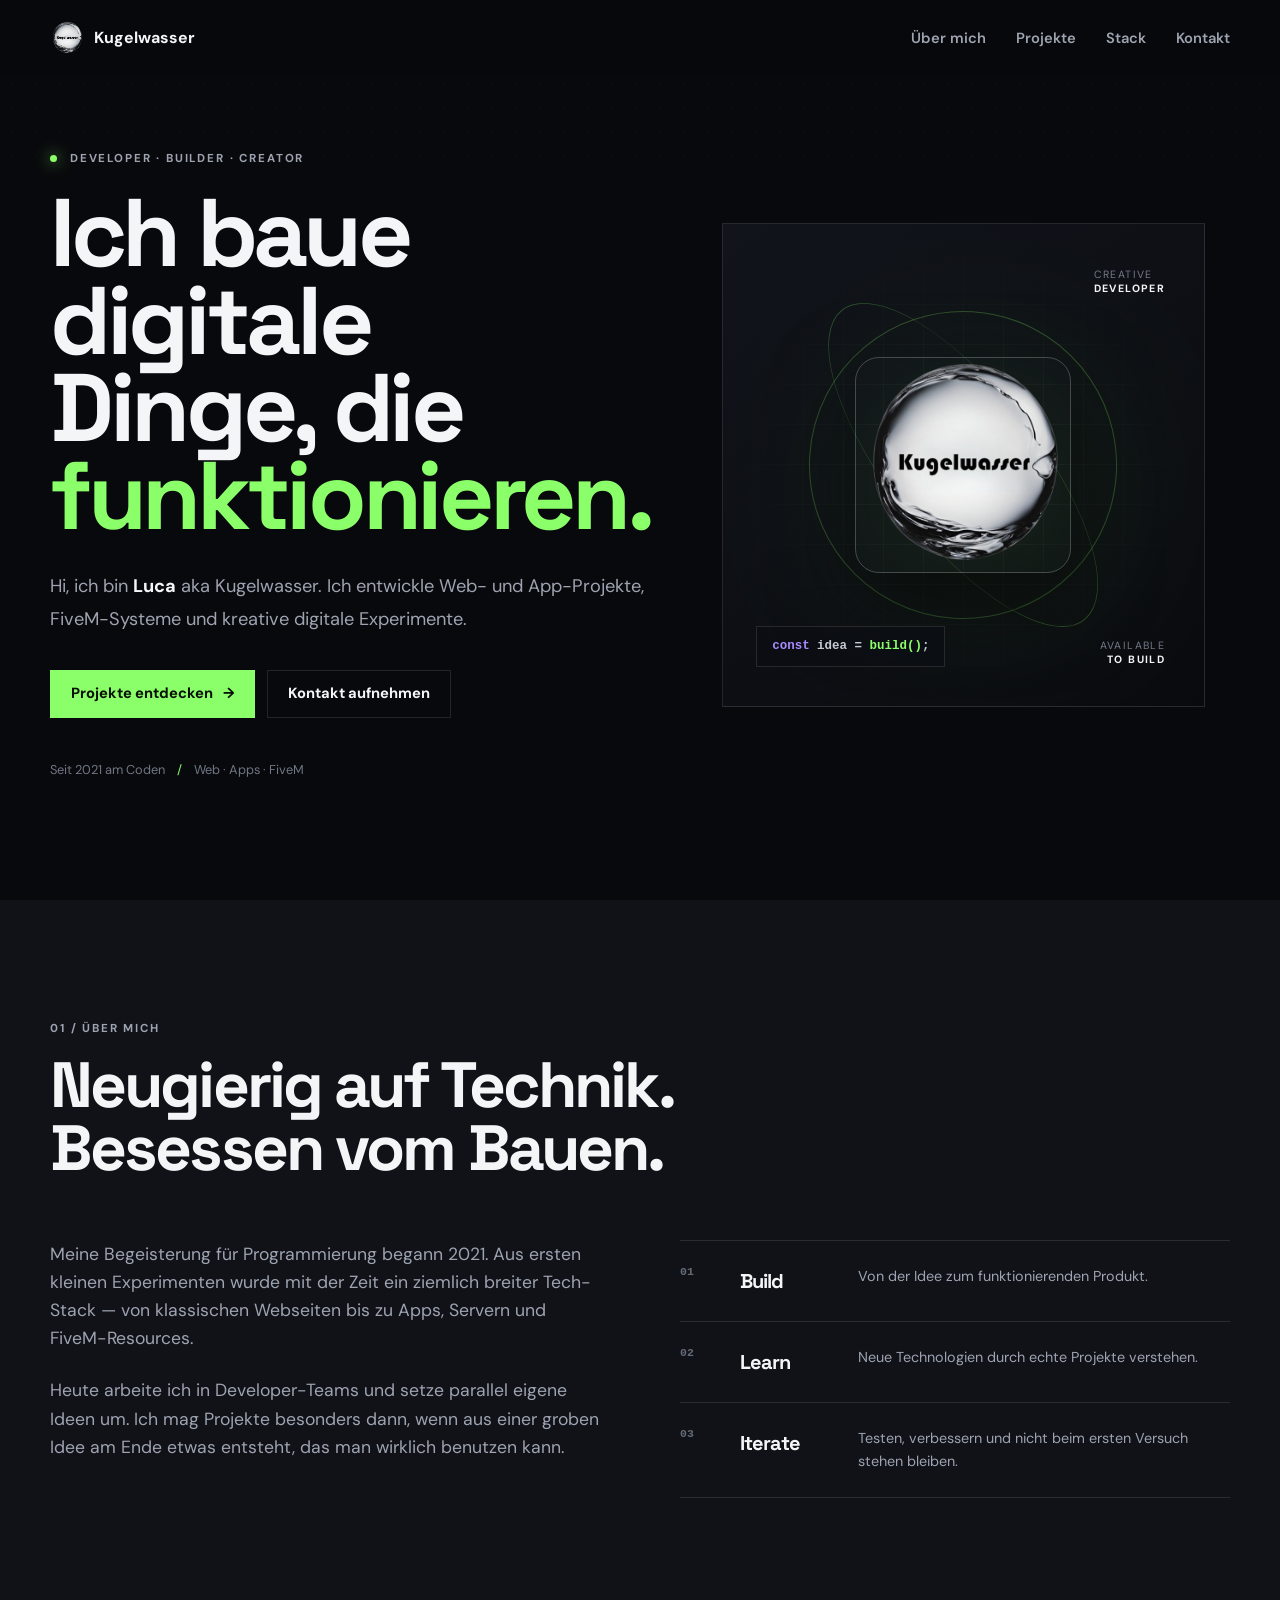
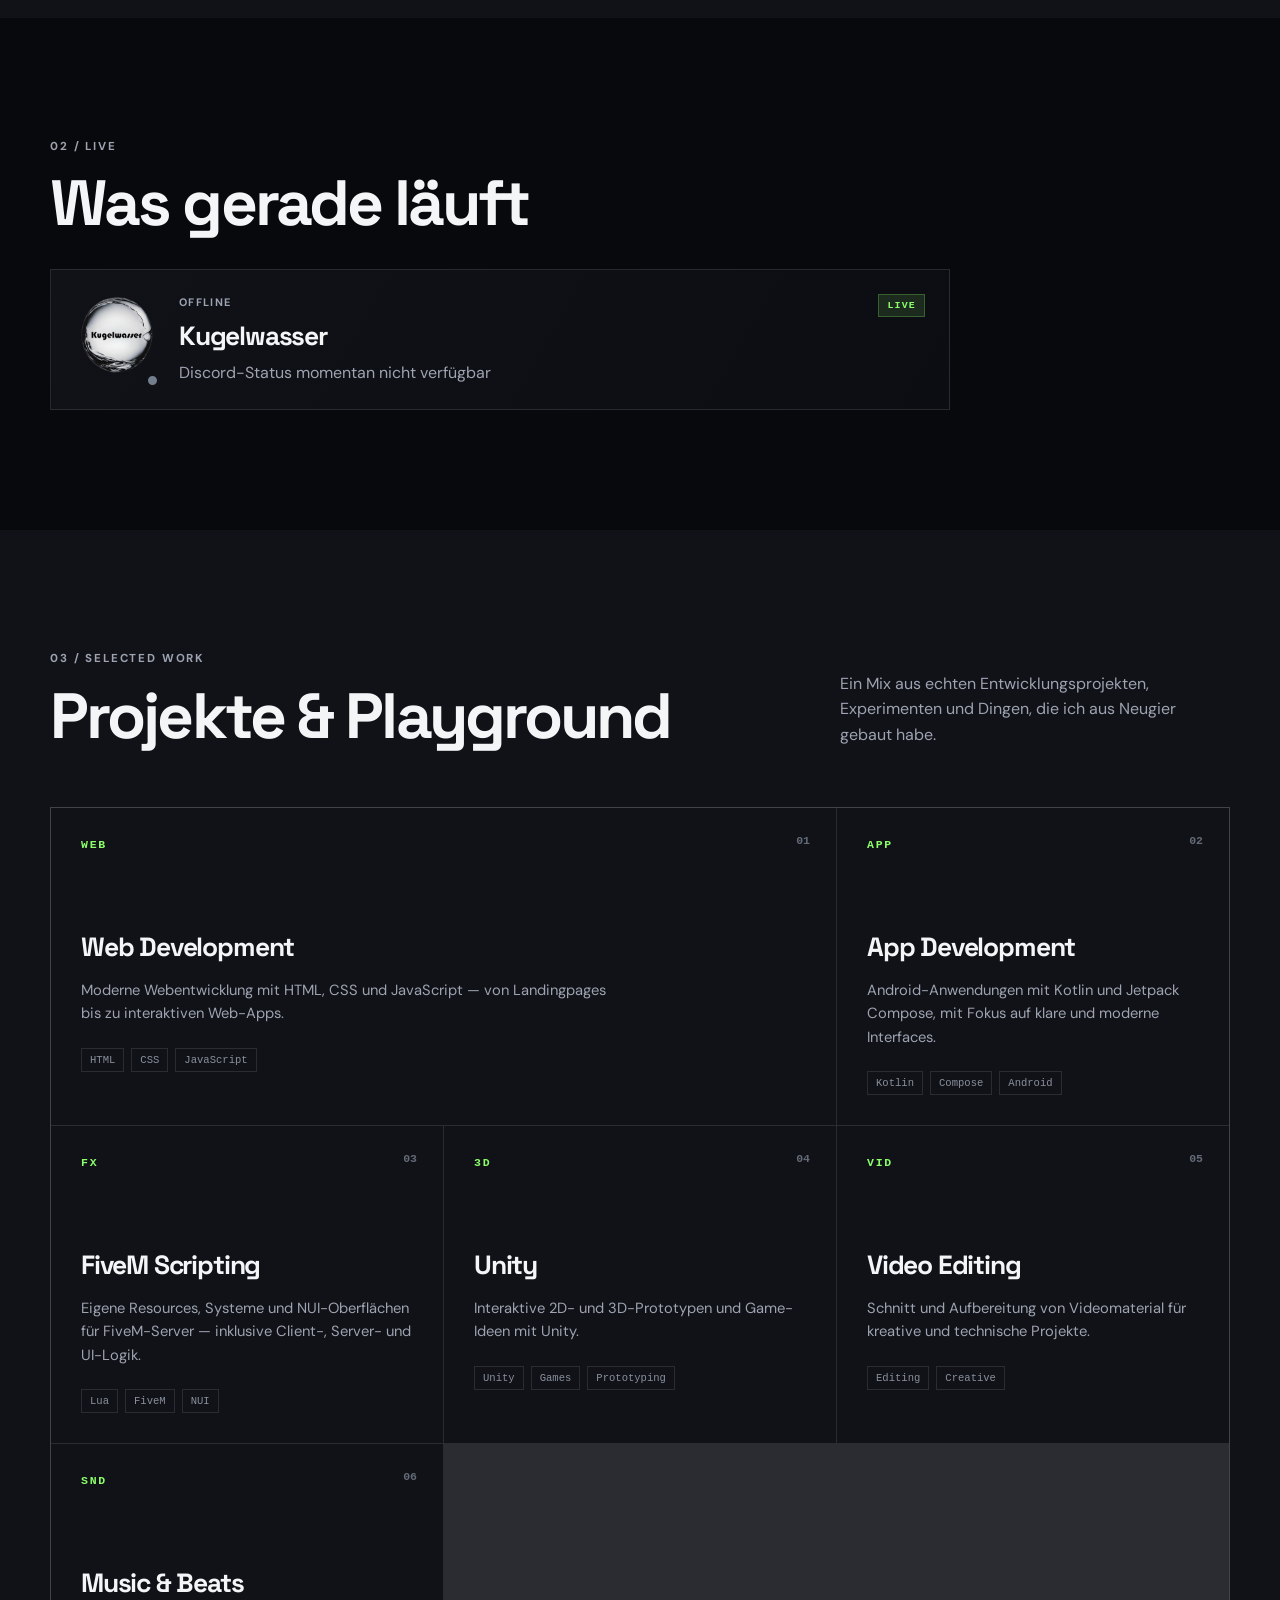
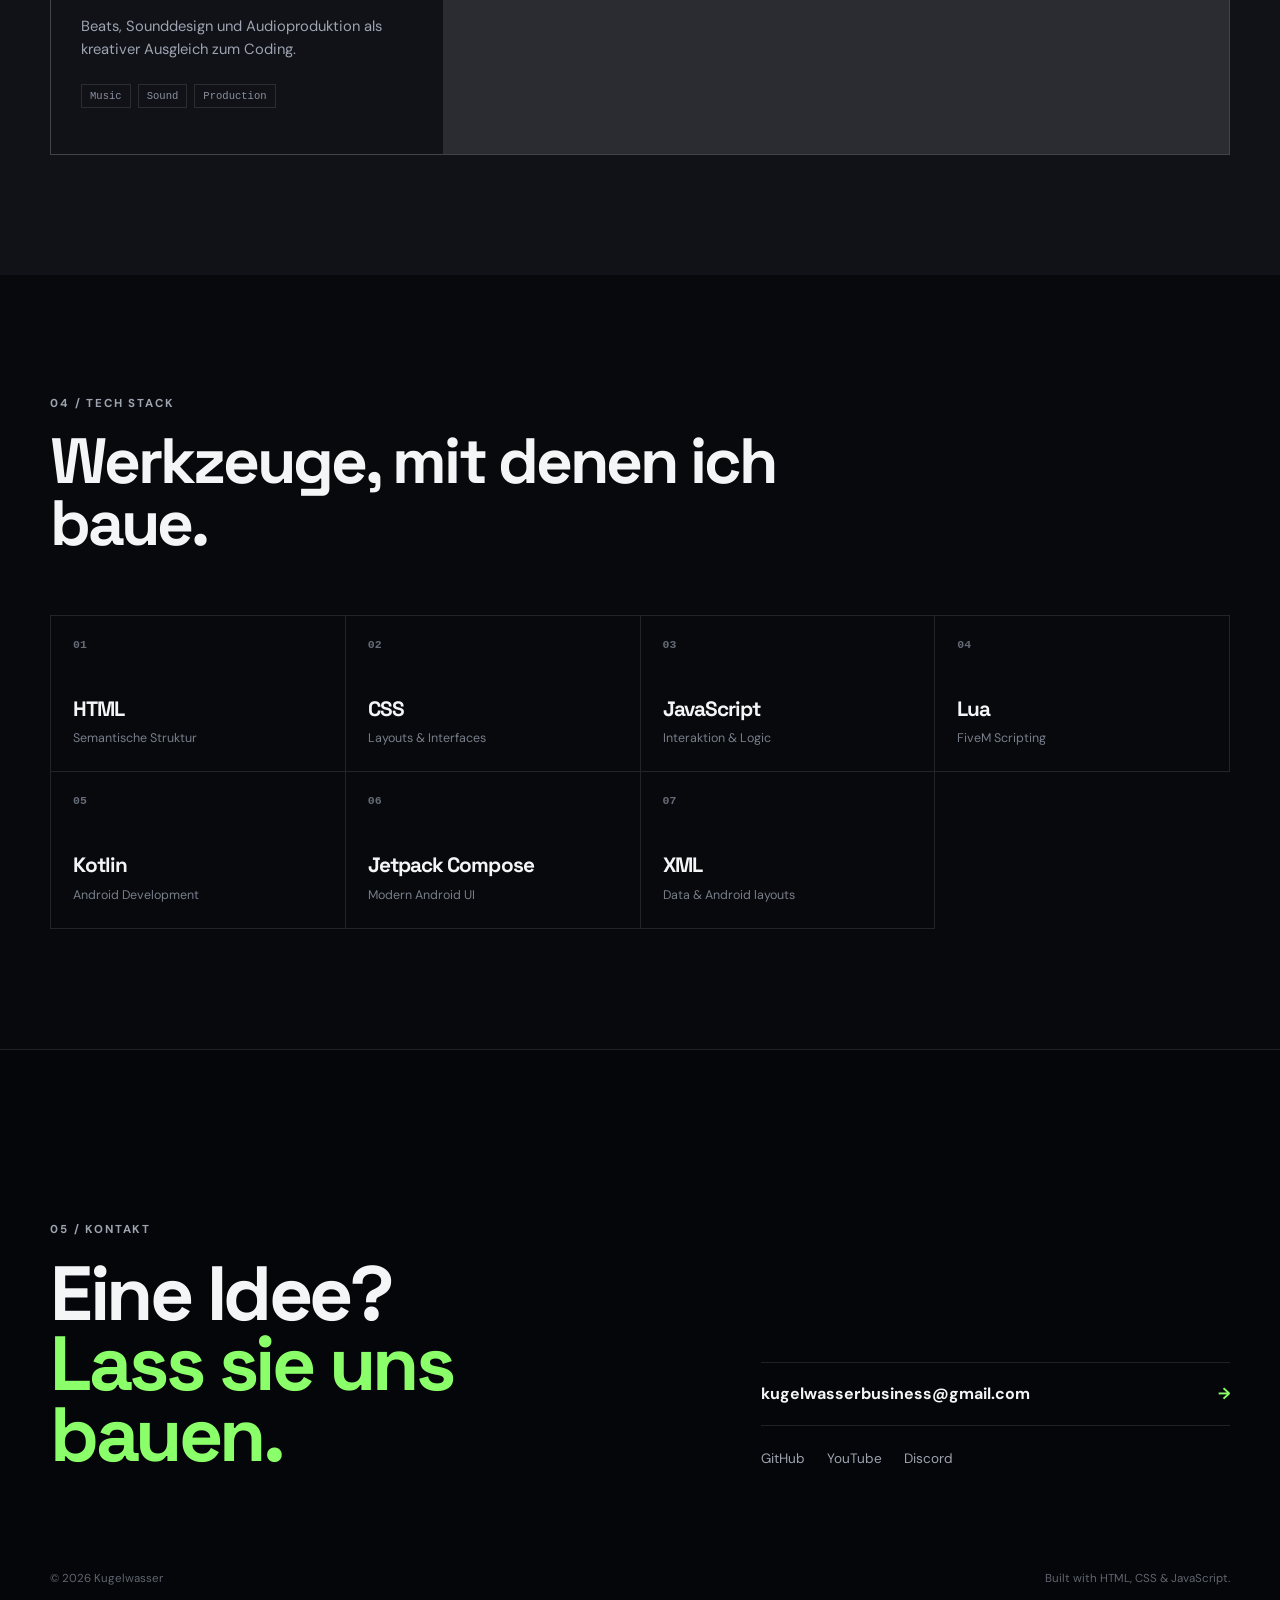
<file: index.html>
<!DOCTYPE html>
<html lang="de">
<head>
    <meta charset="UTF-8">
    <meta name="viewport" content="width=device-width, initial-scale=1.0">
    <meta name="description" content="Kugelwasser – Entwickler-Portfolio mit Projekten, Technologien und aktuellen Aktivitäten.">
    <title>Kugelwasser — Developer Portfolio</title>
    <link rel="icon" href="icon.png">
    <link rel="stylesheet" href="styles.css">
    <link rel="preconnect" href="https://fonts.googleapis.com">
    <link rel="preconnect" href="https://fonts.gstatic.com" crossorigin>
    <link href="https://fonts.googleapis.com/css2?family=DM+Sans:wght@400;500;600;700&family=Space+Grotesk:wght@500;600;700&display=swap" rel="stylesheet">
</head>
<body>
    <a class="skip-link" href="#main">Zum Inhalt springen</a>
    <header class="site-header">
        <div class="container nav-wrap">
            <a class="brand" href="#home" aria-label="Kugelwasser Startseite"><img src="icon.png" alt="" class="brand-mark"><span>Kugelwasser</span></a>
            <nav aria-label="Hauptnavigation">
                <button class="mobile-menu-btn" type="button" aria-expanded="false" aria-controls="nav-links" aria-label="Menü öffnen"><span></span><span></span></button>
                <ul class="nav-links" id="nav-links"><li><a href="#about">Über mich</a></li><li><a href="#projects">Projekte</a></li><li><a href="#skills">Stack</a></li><li><a href="#contact">Kontakt</a></li></ul>
            </nav>
        </div>
    </header>
    <main id="main">
        <section class="hero section" id="home"><div class="hero-grid"><div class="hero-copy reveal"><p class="eyebrow"><span class="eyebrow-dot"></span> Developer · Builder · Creator</p><h1>Ich baue digitale Dinge, die <em>funktionieren.</em></h1><p class="hero-lead">Hi, ich bin <strong>Luca</strong> aka Kugelwasser. Ich entwickle Web- und App-Projekte, FiveM-Systeme und kreative digitale Experimente.</p><div class="hero-actions"><a class="button button-primary" href="#projects">Projekte entdecken <span aria-hidden="true" class="arrow">→</span></a><a class="button button-ghost" href="#contact">Kontakt aufnehmen</a></div><div class="hero-meta"><span>Seit 2021 am Coden</span><span class="meta-separator">/</span><span>Web · Apps · FiveM</span></div></div><div class="hero-visual reveal reveal-delay"><div class="visual-frame"><div class="visual-grid" aria-hidden="true"></div><div class="visual-orbit orbit-one" aria-hidden="true"></div><div class="visual-orbit orbit-two" aria-hidden="true"></div><img src="icon.png" alt="Kugelwasser Logo" class="hero-avatar"><div class="code-card" aria-hidden="true"><span>const</span> idea = <b>build()</b>;</div><div class="floating-label label-top">CREATIVE<br><b>DEVELOPER</b></div><div class="floating-label label-bottom">AVAILABLE<br><b>TO BUILD</b></div></div></div></div></section>
        <section class="about section section-muted" id="about"><div class="container"><div class="section-heading reveal"><p class="eyebrow">01 / Über mich</p><h2>Neugierig auf Technik. Besessen vom Bauen.</h2></div><div class="about-grid"><div class="about-copy reveal"><p>Meine Begeisterung für Programmierung begann 2021. Aus ersten kleinen Experimenten wurde mit der Zeit ein ziemlich breiter Tech-Stack — von klassischen Webseiten bis zu Apps, Servern und FiveM-Resources.</p><p>Heute arbeite ich in Developer-Teams und setze parallel eigene Ideen um. Ich mag Projekte besonders dann, wenn aus einer groben Idee am Ende etwas entsteht, das man wirklich benutzen kann.</p></div><div class="principles reveal reveal-delay"><article><span>01</span><h3>Build</h3><p>Von der Idee zum funktionierenden Produkt.</p></article><article><span>02</span><h3>Learn</h3><p>Neue Technologien durch echte Projekte verstehen.</p></article><article><span>03</span><h3>Iterate</h3><p>Testen, verbessern und nicht beim ersten Versuch stehen bleiben.</p></article></div></div></div></section>
        <section class="status section" id="status"><div class="container"><div class="section-heading compact reveal"><p class="eyebrow">02 / Live</p><h2>Was gerade läuft</h2></div><article class="status-card reveal"><div class="status-avatar-wrap"><img id="discord-avatar" src="icon.png" alt="Discord Avatar" class="discord-avatar"><span id="discord-status-dot" class="status-dot" aria-hidden="true"></span></div><div class="status-details"><div class="status-topline"><span id="discord-status-text">Lädt...</span></div><h3 id="discord-name">Kugelwasser</h3><p id="discord-activity">Discord-Status wird geladen...</p><div id="discord-meta" class="activity-meta"></div></div><span class="live-label">LIVE</span></article></div></section>
        <section class="projects section section-muted" id="projects"><div class="container"><div class="section-heading split reveal"><div><p class="eyebrow">03 / Selected work</p><h2>Projekte & Playground</h2></div><p>Ein Mix aus echten Entwicklungsprojekten, Experimenten und Dingen, die ich aus Neugier gebaut habe.</p></div><div class="project-grid">
            <article class="project-card project-feature reveal"><div class="project-number">01</div><div class="project-icon">WEB</div><h3>Web Development</h3><p>Moderne Webentwicklung mit HTML, CSS und JavaScript — von Landingpages bis zu interaktiven Web-Apps.</p><div class="tag-row"><span>HTML</span><span>CSS</span><span>JavaScript</span></div></article>
            <article class="project-card reveal reveal-delay"><div class="project-number">02</div><div class="project-icon">APP</div><h3>App Development</h3><p>Android-Anwendungen mit Kotlin und Jetpack Compose, mit Fokus auf klare und moderne Interfaces.</p><div class="tag-row"><span>Kotlin</span><span>Compose</span><span>Android</span></div></article>
            <article class="project-card reveal"><div class="project-number">03</div><div class="project-icon">FX</div><h3>FiveM Scripting</h3><p>Eigene Resources, Systeme und NUI-Oberflächen für FiveM-Server — inklusive Client-, Server- und UI-Logik.</p><div class="tag-row"><span>Lua</span><span>FiveM</span><span>NUI</span></div></article>
            <article class="project-card reveal reveal-delay"><div class="project-number">04</div><div class="project-icon">3D</div><h3>Unity</h3><p>Interaktive 2D- und 3D-Prototypen und Game-Ideen mit Unity.</p><div class="tag-row"><span>Unity</span><span>Games</span><span>Prototyping</span></div></article>
            <article class="project-card reveal"><div class="project-number">05</div><div class="project-icon">VID</div><h3>Video Editing</h3><p>Schnitt und Aufbereitung von Videomaterial für kreative und technische Projekte.</p><div class="tag-row"><span>Editing</span><span>Creative</span></div></article>
            <article class="project-card reveal reveal-delay"><div class="project-number">06</div><div class="project-icon">SND</div><h3>Music & Beats</h3><p>Beats, Sounddesign und Audioproduktion als kreativer Ausgleich zum Coding.</p><div class="tag-row"><span>Music</span><span>Sound</span><span>Production</span></div></article>
        </div></div></section>
        <section class="skills section" id="skills"><div class="container"><div class="section-heading reveal"><p class="eyebrow">04 / Tech stack</p><h2>Werkzeuge, mit denen ich baue.</h2></div><div class="skills-grid"><article class="tech-card reveal"><span class="tech-index">01</span><h3>HTML</h3><p>Semantische Struktur</p></article><article class="tech-card reveal"><span class="tech-index">02</span><h3>CSS</h3><p>Layouts & Interfaces</p></article><article class="tech-card reveal"><span class="tech-index">03</span><h3>JavaScript</h3><p>Interaktion & Logic</p></article><article class="tech-card reveal"><span class="tech-index">04</span><h3>Lua</h3><p>FiveM Scripting</p></article><article class="tech-card reveal"><span class="tech-index">05</span><h3>Kotlin</h3><p>Android Development</p></article><article class="tech-card reveal"><span class="tech-index">06</span><h3>Jetpack Compose</h3><p>Modern Android UI</p></article><article class="tech-card reveal"><span class="tech-index">07</span><h3>XML</h3><p>Data & Android layouts</p></article></div></div></section>
    </main>
    <footer id="contact"><div class="container footer-inner"><div class="footer-copy reveal"><p class="eyebrow">05 / Kontakt</p><h2>Eine Idee?<br><em>Lass sie uns bauen.</em></h2></div><div class="footer-actions reveal reveal-delay"><a class="contact-link" href="mailto:kugelwasserbusiness@gmail.com">kugelwasserbusiness@gmail.com <span class="arrow" aria-hidden="true">→</span></a><div class="social-links"><a href="https://github.com/kugelwasser" target="_blank" rel="noreferrer">GitHub</a><a href="https://www.youtube.com/@Kugelwasser" target="_blank" rel="noreferrer">YouTube</a><a href="https://discord.com/users/832589436977807420" target="_blank" rel="noreferrer">Discord</a></div></div></div><div class="container footer-bottom"><span>© 2026 Kugelwasser</span><span>Built with HTML, CSS & JavaScript.</span></div></footer>
    <script src="script.js"></script>
</body>
</html>
</file>
<file: styles.css>
:root {
    --bg: #08090c;
    --surface: #101218;
    --surface-2: #151821;
    --text: #f4f5f7;
    --muted: #9da3b0;
    --line: rgba(255,255,255,.11);
    --accent: #8bff6a;
    --accent-soft: rgba(139,255,106,.12);
    --max: 1180px;
    --ease: cubic-bezier(.2,.75,.25,1);
}

* { box-sizing: border-box; margin: 0; padding: 0; }
html { scroll-behavior: smooth; }
body {
    background: var(--bg);
    color: var(--text);
    font-family: 'DM Sans', sans-serif;
    line-height: 1.6;
    overflow-x: hidden;
}
body::before {
    content: '';
    position: fixed;
    inset: 0;
    pointer-events: none;
    opacity: .35;
    background-image: radial-gradient(rgba(255,255,255,.06) 1px, transparent 1px);
    background-size: 24px 24px;
    mask-image: linear-gradient(to bottom, black, transparent 75%);
}

h1,h2,h3 { font-family: 'Space Grotesk', sans-serif; letter-spacing: -.045em; }
a { color: inherit; }
.container { width: min(calc(100% - 48px), var(--max)); margin-inline: auto; }
.section { padding: 120px 0; position: relative; }
.section-muted { background: var(--surface); }
.skip-link { position: fixed; left: 16px; top: -80px; z-index: 2000; background: var(--accent); color: #071006; padding: 10px 14px; font-weight: 700; }
.skip-link:focus { top: 16px; }

.site-header {
    position: fixed; inset: 0 0 auto; z-index: 1000;
    border-bottom: 1px solid transparent;
    background: rgba(8,9,12,.72);
    backdrop-filter: blur(18px);
}
.nav-wrap { min-height: 76px; display:flex; align-items:center; justify-content:space-between; }
.brand { display:flex; align-items:center; gap:10px; text-decoration:none; font-weight:700; }
.brand-mark { width:34px; height:34px; border-radius:9px; object-fit:cover; }
.nav-links { display:flex; list-style:none; gap:30px; }
.nav-links a { color:var(--muted); text-decoration:none; font-size:.92rem; font-weight:600; transition:color .2s ease; }
.nav-links a:hover,.nav-links a:focus-visible { color:var(--text); }
.mobile-menu-btn { display:none; }

.hero { min-height: 100svh; display:grid; align-items:center; padding-top:150px; overflow:hidden; }
.hero-grid { width:min(calc(100% - 48px), var(--max)); margin:auto; display:grid; grid-template-columns:1.05fr .95fr; gap:70px; align-items:center; }
.eyebrow { color:var(--muted); text-transform:uppercase; letter-spacing:.16em; font-size:.72rem; font-weight:700; }
.eyebrow-dot { display:inline-block; width:7px; height:7px; margin-right:8px; border-radius:50%; background:var(--accent); box-shadow:0 0 16px var(--accent); }
.hero h1 { max-width:800px; font-size:clamp(3.6rem,7.5vw,7rem); line-height:.91; margin:22px 0 30px; }
em { color:var(--accent); font-style:normal; }
.hero-lead { max-width:650px; color:var(--muted); font-size:1.14rem; line-height:1.8; }
.hero-lead strong { color:var(--text); }
.hero-actions { display:flex; flex-wrap:wrap; gap:12px; margin-top:34px; }
.button { display:inline-flex; align-items:center; gap:10px; min-height:48px; padding:0 20px; border:1px solid var(--line); text-decoration:none; font-weight:700; font-size:.92rem; transition:transform .2s var(--ease), background .2s ease, border-color .2s ease; }
.button:hover { transform:translateY(-2px); }
.button-primary { background:var(--accent); border-color:var(--accent); color:#081006; }
.button-primary:hover { background:#a2ff89; }
.button-ghost { background:transparent; color:var(--text); }
.button-ghost:hover { border-color:rgba(255,255,255,.3); background:rgba(255,255,255,.04); }
.hero-meta { display:flex; gap:12px; margin-top:42px; color:#6f7684; font-size:.8rem; }
.meta-separator { color:var(--accent); }

.hero-visual { min-height:560px; display:grid; place-items:center; }
.visual-frame { width:min(100%,520px); aspect-ratio:1; position:relative; border:1px solid var(--line); background:linear-gradient(145deg,#11141b,#090a0e); overflow:hidden; }
.visual-grid { position:absolute; inset:0; background-image:linear-gradient(rgba(255,255,255,.05) 1px,transparent 1px),linear-gradient(90deg,rgba(255,255,255,.05) 1px,transparent 1px); background-size:40px 40px; mask-image:radial-gradient(circle at center,black,transparent 72%); }
.visual-frame::after { content:''; position:absolute; width:240px; height:240px; border-radius:50%; background:var(--accent); filter:blur(90px); opacity:.12; top:30%; left:28%; }
.hero-avatar { position:absolute; z-index:2; width:45%; aspect-ratio:1; object-fit:cover; border-radius:24px; left:27.5%; top:27.5%; border:1px solid rgba(255,255,255,.22); box-shadow:0 30px 80px rgba(0,0,0,.55); }
.visual-orbit { position:absolute; border:1px solid rgba(139,255,106,.25); border-radius:50%; inset:18%; transform:rotate(-18deg); }
.orbit-two { inset:9%; transform:rotate(52deg) scaleY(.38); }
.code-card { position:absolute; z-index:3; left:7%; bottom:8%; padding:12px 15px; border:1px solid var(--line); background:rgba(12,14,18,.9); font:600 .78rem/1.2 ui-monospace,SFMono-Regular,Menlo,monospace; color:#c5cbd5; }
.code-card span { color:#a98bff; }
.code-card b { color:var(--accent); }
.floating-label { position:absolute; z-index:3; color:#747b89; font-size:.66rem; letter-spacing:.13em; line-height:1.35; }
.floating-label b { color:var(--text); }
.label-top { top:9%; right:8%; }
.label-bottom { bottom:8%; right:8%; text-align:right; }

.section-heading { max-width:850px; margin-bottom:60px; }
.section-heading h2 { font-size:clamp(2.4rem,5vw,4.6rem); line-height:.98; margin-top:16px; }
.section-heading.compact { margin-bottom:34px; }
.section-heading.split { max-width:none; display:flex; justify-content:space-between; gap:50px; align-items:end; }
.section-heading.split > p { max-width:390px; color:var(--muted); }

.about-grid { display:grid; grid-template-columns:1fr 1fr; gap:80px; align-items:start; }
.about-copy { max-width:650px; color:var(--muted); font-size:1.1rem; }
.about-copy p + p { margin-top:24px; }
.principles { border-top:1px solid var(--line); }
.principles article { display:grid; grid-template-columns:42px 100px 1fr; gap:18px; align-items:start; padding:24px 0; border-bottom:1px solid var(--line); }
.principles span,.project-number,.tech-index { color:#646b77; font:600 .72rem ui-monospace,SFMono-Regular,Menlo,monospace; }
.principles h3 { font-size:1.25rem; }
.principles p { color:var(--muted); font-size:.9rem; }

.status-card { max-width:900px; min-height:130px; display:flex; align-items:center; gap:22px; position:relative; padding:24px; border:1px solid var(--line); background:linear-gradient(120deg,var(--surface),#0b0d12); }
.status-avatar-wrap { position:relative; flex:none; }
.discord-avatar { width:82px; height:82px; object-fit:cover; border-radius:18px; }
.status-dot { position:absolute; width:15px; height:15px; right:-3px; bottom:-3px; border:3px solid var(--surface); border-radius:50%; background:#747f8d; }
.status-topline { color:var(--muted); text-transform:uppercase; letter-spacing:.12em; font-size:.68rem; font-weight:700; }
.status-details h3 { font-size:1.65rem; margin:4px 0 2px; }
.status-details p { color:var(--muted); }
.activity-meta { color:#78808d; font-size:.8rem; margin-top:4px; }
.live-label { margin-left:auto; align-self:flex-start; color:var(--accent); border:1px solid rgba(139,255,106,.25); background:var(--accent-soft); padding:5px 8px; font:700 .62rem ui-monospace,SFMono-Regular,Menlo,monospace; letter-spacing:.12em; }

.project-grid { display:grid; grid-template-columns:repeat(3,1fr); gap:1px; background:var(--line); border:1px solid var(--line); }
.project-card { min-height:310px; background:var(--surface); padding:30px; position:relative; transition:background .25s ease, transform .25s var(--ease); }
.project-card:hover { background:#151821; transform:translateY(-4px); z-index:2; }
.project-feature { grid-column:span 2; }
.project-number { position:absolute; top:26px; right:26px; }
.project-icon { color:var(--accent); font:700 .72rem ui-monospace,SFMono-Regular,Menlo,monospace; letter-spacing:.15em; margin-bottom:75px; }
.project-card h3 { font-size:1.65rem; margin-bottom:10px; }
.project-card p { max-width:540px; color:var(--muted); font-size:.92rem; }
.tag-row { display:flex; flex-wrap:wrap; gap:7px; margin-top:22px; }
.tag-row span { color:#89909c; border:1px solid var(--line); padding:5px 8px; font:500 .66rem ui-monospace,SFMono-Regular,Menlo,monospace; }

.skills-grid { display:grid; grid-template-columns:repeat(4,1fr); border-top:1px solid var(--line); border-left:1px solid var(--line); }
.tech-card { min-height:150px; padding:22px; border-right:1px solid var(--line); border-bottom:1px solid var(--line); transition:background .2s ease; }
.tech-card:hover { background:var(--surface); }
.tech-index { display:block; margin-bottom:42px; }
.tech-card h3 { font-size:1.3rem; }
.tech-card p { color:#777e8a; font-size:.78rem; margin-top:3px; }

footer { background:#050609; padding:120px 0 28px; border-top:1px solid var(--line); }
.footer-inner { display:flex; justify-content:space-between; gap:60px; align-items:end; min-height:300px; }
.footer-copy h2 { font-size:clamp(3rem,6vw,6rem); line-height:.92; margin-top:18px; }
.footer-actions { width:min(100%,470px); }
.contact-link { display:flex; justify-content:space-between; gap:20px; padding:18px 0; border-top:1px solid var(--line); border-bottom:1px solid var(--line); text-decoration:none; font-weight:700; }
.contact-link span { color:var(--accent); }
.social-links { display:flex; gap:22px; margin-top:22px; }
.social-links a { color:var(--muted); text-decoration:none; font-size:.85rem; }
.social-links a:hover { color:var(--text); }
.footer-bottom { display:flex; justify-content:space-between; gap:20px; margin-top:100px; color:#5f6570; font-size:.72rem; }

.reveal { opacity:0; transform:translateY(24px); transition:opacity .7s var(--ease), transform .7s var(--ease); }
.reveal.visible { opacity:1; transform:none; }
.reveal-delay { transition-delay:.1s; }
:focus-visible { outline:2px solid var(--accent); outline-offset:4px; }

@media (max-width: 900px) {
    .hero-grid { grid-template-columns:1fr; gap:40px; }
    .hero-visual { min-height:420px; }
    .visual-frame { max-width:430px; }
    .about-grid { grid-template-columns:1fr; gap:50px; }
    .project-grid { grid-template-columns:1fr 1fr; }
    .project-feature { grid-column:span 2; }
    .skills-grid { grid-template-columns:repeat(2,1fr); }
    .section-heading.split { display:block; }
    .section-heading.split > p { margin-top:20px; }
}

@media (max-width: 680px) {
    .container,.hero-grid { width:min(calc(100% - 32px), var(--max)); }
    .section { padding:82px 0; }
    .nav-wrap { min-height:66px; }
    .mobile-menu-btn { display:flex; width:40px; height:40px; border:1px solid var(--line); background:transparent; color:var(--text); align-items:center; justify-content:center; flex-direction:column; gap:5px; cursor:pointer; }
    .mobile-menu-btn span { width:16px; height:1px; background:currentColor; }
    .nav-links { position:absolute; top:66px; left:16px; right:16px; display:none; flex-direction:column; gap:0; padding:8px; border:1px solid var(--line); background:rgba(12,14,18,.97); }
    .nav-links.active { display:flex; }
    .nav-links a { display:block; padding:13px; }
    .hero { padding-top:110px; }
    .hero h1 { font-size:clamp(3.2rem,15vw,5rem); }
    .hero-lead { font-size:1rem; }
    .hero-meta { flex-direction:column; gap:4px; margin-top:30px; }
    .meta-separator { display:none; }
    .hero-visual { min-height:auto; }
    .visual-frame { max-width:100%; }
    .floating-label { display:none; }
    .project-grid { grid-template-columns:1fr; }
    .project-feature { grid-column:auto; }
    .project-card { min-height:260px; }
    .project-icon { margin-bottom:52px; }
    .skills-grid { grid-template-columns:1fr 1fr; }
    .tech-card { min-height:135px; }
    .principles article { grid-template-columns:34px 1fr; }
    .principles article h3,.principles article p { grid-column:2; }
    .principles article span { grid-row:1 / span 2; }
    .status-card { align-items:flex-start; padding:18px; }
    .live-label { position:absolute; top:18px; right:18px; }
    .status-details { padding-right:45px; }
    .footer-inner { display:block; min-height:0; }
    .footer-actions { margin-top:55px; }
    .footer-bottom { margin-top:70px; flex-direction:column; }
}

/* Premium mobile sidebar */
@media (max-width: 680px) {
    .site-header { background: rgba(8, 9, 12, .86); border-bottom-color: var(--line); }
    .mobile-menu-btn {
        display:flex;
        position:relative;
        z-index:1201;
        width:46px;
        height:46px;
        border:1px solid rgba(255,255,255,.14);
        border-radius:14px;
        background:rgba(255,255,255,.045);
        color:var(--text);
        align-items:center;
        justify-content:center;
        flex-direction:column;
        gap:5px;
        cursor:pointer;
        transition:background .25s ease, transform .3s var(--ease), border-color .25s ease;
    }
    .mobile-menu-btn:hover { background:rgba(139,255,106,.1); border-color:rgba(139,255,106,.35); }
    .mobile-menu-btn:active { transform:scale(.94); }
    .mobile-menu-btn span { width:18px; height:1.5px; background:currentColor; transition:transform .3s var(--ease), opacity .2s ease; }
    .mobile-menu-btn[aria-expanded="true"] { background:var(--accent); color:#071006; border-color:var(--accent); }
    .mobile-menu-btn[aria-expanded="true"] span:first-child { transform:translateY(3.25px) rotate(45deg); }
    .mobile-menu-btn[aria-expanded="true"] span:last-child { transform:translateY(-3.25px) rotate(-45deg); }

    .nav-links {
        position:fixed;
        z-index:1200;
        top:0;
        right:0;
        bottom:0;
        left:auto;
        width:min(88vw,390px);
        display:flex;
        flex-direction:column;
        gap:0;
        padding:112px 22px 30px;
        border:0;
        border-left:1px solid rgba(255,255,255,.1);
        border-radius:28px 0 0 28px;
        background:linear-gradient(145deg,rgba(20,23,31,.99),rgba(7,8,11,.99));
        box-shadow:-30px 0 90px rgba(0,0,0,.6);
        transform:translateX(105%);
        visibility:hidden;
        overflow:hidden;
        transition:transform .4s var(--ease), visibility 0s linear .4s;
    }
    .nav-links::before {
        content:'MENU';
        position:absolute;
        top:38px;
        left:22px;
        color:#69717d;
        font:700 .68rem ui-monospace,SFMono-Regular,Menlo,monospace;
        letter-spacing:.2em;
    }
    .nav-links::after {
        content:'KUGELWASSER  /  2026';
        position:absolute;
        left:22px;
        bottom:30px;
        color:#4f5661;
        font:600 .62rem ui-monospace,SFMono-Regular,Menlo,monospace;
        letter-spacing:.14em;
    }
    .nav-links.active {
        transform:translateX(0);
        visibility:visible;
        transition:transform .4s var(--ease), visibility 0s;
    }
    .nav-links li {
        width:100%;
        opacity:0;
        transform:translateX(22px);
        transition:opacity .25s ease, transform .4s var(--ease);
    }
    .nav-links.active li { opacity:1; transform:translateX(0); }
    .nav-links.active li:nth-child(1) { transition-delay:.05s; }
    .nav-links.active li:nth-child(2) { transition-delay:.1s; }
    .nav-links.active li:nth-child(3) { transition-delay:.15s; }
    .nav-links.active li:nth-child(4) { transition-delay:.2s; }
    .nav-links a {
        display:flex;
        align-items:center;
        justify-content:space-between;
        position:relative;
        padding:19px 12px;
        color:#c4c9d2;
        font-size:1.08rem;
        font-weight:700;
        text-decoration:none;
        border-bottom:1px solid rgba(255,255,255,.07);
        transition:color .2s ease, padding .2s var(--ease);
    }
    .nav-links a::after {
        content:'→';
        color:#69717d;
        font-size:1.25rem;
        transform:translateX(-5px);
        transition:color .2s ease, transform .2s var(--ease);
    }
    .nav-links a:hover,
    .nav-links a:focus-visible { color:var(--text); padding-left:17px; }
    .nav-links a:hover::after,
    .nav-links a:focus-visible::after { color:var(--accent); transform:translateX(0); }

    body.menu-open { overflow:hidden; }
    body.menu-open::before {
        content:'';
        position:fixed;
        inset:0;
        z-index:1150;
        background:rgba(0,0,0,.55);
        backdrop-filter:blur(5px);
    }
}

@media (prefers-reduced-motion: reduce) {
    html { scroll-behavior:auto; }
    *,*::before,*::after { animation-duration:.01ms !important; animation-iteration-count:1 !important; transition-duration:.01ms !important; }
    .reveal { opacity:1; transform:none; }
}
</file>
